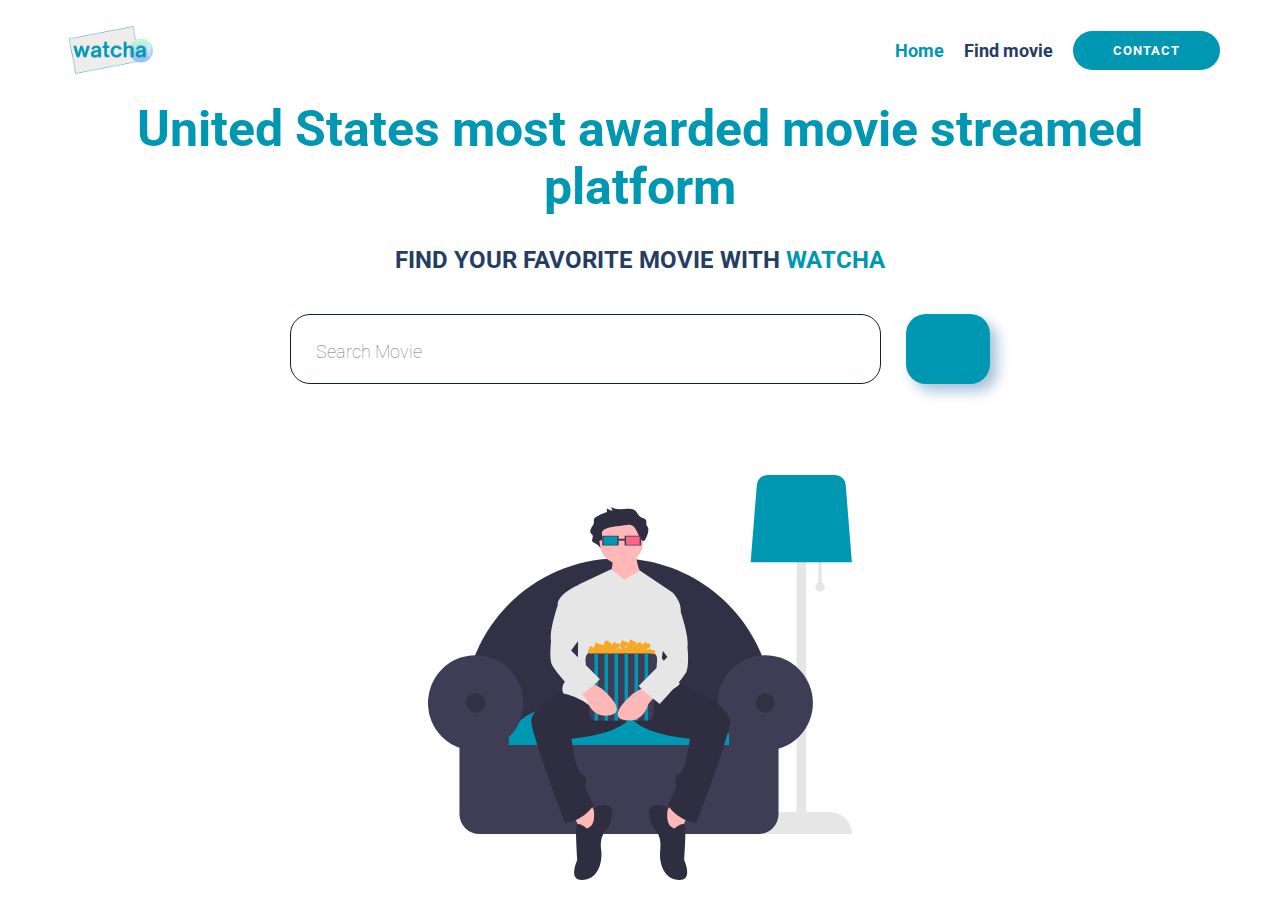
<file: index.html>
<!DOCTYPE html>
<html lang="en">
  <head>
    <meta charset="UTF-8" />
    <meta name="viewport" content="width=device-width, initial-scale=1.0" />
    <title>Document</title>
    <link rel="stylesheet" href="/style.css" />
    <script src="/app.js" defer></script>
    <link
      rel="stylesheet"
      href="https://cdnjs.cloudflare.com/ajax/libs/font-awesome/6.6.0/css/all.min.css"
      integrity="sha512-Kc323vGBEqzTmouAECnVceyQqyqdsSiqLQISBL29aUW4U/M7pSPA/gEUZQqv1cwx4OnYxTxve5UMg5GT6L4JJg=="
      crossorigin="anonymous"
      referrerpolicy="no-referrer"
    />
  </head>
  <body>
    <section>
      <div class="row">
        <nav>
          <img class="nav__logo" src="./assets/watcha lg. (1).png" alt="" />
          <div class="nav__links">
            <a class="nav__link link__hover-effect hover__turquoise" href="#"
              ><span class="turquoise">Home</span></a
            >
            <a class="nav__link link__hover-effect hover__black" href="./movie.html"
              >Find movie</a
            >
            <a class="nav__link nav__btn" href="#">Contact</a>
          </div>
        </nav>
      </div>
    </section>
    <header>
        <div class="row">
          <div class="header__info">
            <h1 class="header__description">
              United States most awarded movie streamed platform
            </h1>
            <h2 class="input__title">
              FIND YOUR FAVORITE MOVIE WITH
              <span class="turquoise">WATCHA</span>
            </h2>
            <div class="input__wrapper">
              <input type="text" placeholder="Search Movie" />
              <button class="btn__search">
                <i class="fa-solid fa-magnifying-glass"></i>
              </button>
            </div>
          </div>
          <img
            class="header__img"
            src="./assets/undraw_home_cinema_l7yl (1).svg"
            alt=""
          />
        </div>
    </header>
  </body>
</html>
</file>
<file: style.css>
@import url("https://fonts.googleapis.com/css2?family=Roboto:wght@300;400;500;700;900&display=swap");
* {
  padding: 0;
  margin: 0;
  box-sizing: border-box;
  font-family: "Roboto", serif;
  color: #243e63;
}

html {
  scroll-behavior: smooth;
}

body {
  max-width: 100vw;
  overflow-x: hidden;
}

.row {
  width: 100%;
  max-width: 1200px;
  margin: 0 auto;
}

.container {
  width: 100%;
  padding: 30px 0;
  display: flex;
  align-items: center;
  justify-content: center;
}

a {
  text-decoration: none;
}

.turquoise {
  color: #0097b2;
}

/*

LANDING

*/

nav {
  display: flex;
  justify-content: space-between;
  align-items: center;
  height: 100px;
  padding: 0 20px;
}

.nav__logo {
  width: 100px;
  height: 100px;
  border-radius: 50px;
}

.nav__links {
  display: flex;
  justify-content: space-between;
}

.nav__link {
  margin-left: 20px;
  font-size: 18px;
  font-weight: 700;
  display: flex;
  align-items: center;
}

.link__hover-effect {
  position: relative;
}

.link__hover-effect:after {
  content: "";
  position: absolute;
  bottom: 8px;
  height: 3px;
  right: 0;
  width: 0%;
  transition: all 300ms ease;
}

.hover__turquoise:after {
  background-color: #0097b2;
}

.hover__black:after {
  background-color: #243e63;
}

.link__hover-effect--white:after {
  background-color: white;
}

.link__hover-effect:hover:after {
  left: 0;
  width: 100%;
}

.nav__btn {
  border: 2px solid #0097b2;
  background-color: #0097b2;
  border-radius: 50px;
  color: white;
  padding: 12px 40px;
  border: none;
  transition: all 300ms ease;
  text-transform: uppercase;
  font-size: 13px;
  letter-spacing: 1px;
}

.nav__btn:hover {
  background-color: #539ba8;
}

header {
  padding: 0 20px;
  display: flex;
  align-items: center;
  justify-content: center;
}

.header__info {
  display: flex;
  flex-direction: column;
  align-items: center;
  justify-content: center;
  width: 100%;
  max-width: 1200px;
  position: relative;
}

.header__description {
  color: #0097b2;
  font-size: 50px;
  margin-bottom: 30px;
  text-align: center;
}

.input__title {
  margin-bottom: 40px;
}

.input__wrapper {
  display: flex;
  width: 100%;
  max-width: 700px;
}

input {
  height: 70px;
  width: 100%;
  border-radius: 20px;
  border: 1px solid #0a1f44;
  color: #0a1f44;
  padding-left: 25px;
  font-size: 25px;
}

::placeholder {
  font-weight: 100;
  font-size: 18px;
  display: flex;
}

.btn__search {
  width: 100px;
  border-radius: 20px;
  border: none;
  background-color: #0097b2;
  box-shadow: 7px 7px 14px rgba(22, 98, 157, 0.4);
  cursor: pointer;
  transition: all 300ms ease;
  margin-left: 25px;
}

.btn__search:hover {
  background-color: rgb(0, 255, 255);
}

.btn__search:active {
  transform: scale(0.8);
}

.fa-magnifying-glass {
  color: white;
  font-size: 40px;
}

.header__img {
  max-width: max-content;
  height: 45vh;
  position: absolute;
  left: 50%;
  bottom: 20px;
  transform: translateX(-50%);
}

/* 

MOVIES

*/

#landing__movies {
  position: relative;
  height: 40vh;
}

.overlay__img {
  position: absolute;
  opacity: calc(0.9);
  width: 100%;
  top: 0;
  left: 0;
  height: 40vh;
  z-index: -1;
}

.browse__title {
  color: white;
  font-size: 50px;
  margin-bottom: 30px;
  text-align: center;
  font-weight: 100;
  letter-spacing: 0.1em;
  line-height: 1.2;
}

.input__wrapper--browse {
  position: relative;
  display: flex;
  width: 100%;
  max-width: 700px;
}

.search__input {
  border-radius: 50px;
  border: none;
  font-weight: 100;
}

.icon {
  color: #0097b2;
}

.icon:hover {
  color: rgb(0, 255, 255);
}

.btn__search--browse {
  display: flex;
  align-items: center;
  position: absolute;
  right: 0px;
  bottom: 4px;
  top: 0;
  cursor: pointer;
  transition: all 300ms ease;
  cursor: pointer;
  margin: 0 20px 0 8px;
  border: none;
  background: none;
}

.movies {
  display: flex;
  flex-wrap: wrap;
  justify-content: center;
}

.movie {
  border: 1px solid #ccc;
  border-radius: 8px;
  padding: 8px;
  margin: 0 25px 25px;
  text-align: center;
  background-color: #f9f9f9;
}

.movie__img {
  width: 100%;
  height: auto;
  border-radius: 4px;
}

.movie__info {
  margin-top: 8px;
}

.nav__link--browse {
  margin-left: 20px;
  font-size: 18px;
  font-weight: 700;
  display: flex;
  align-items: center;
  color: white;
}

.nav__btn--browse {
  border: 2px solid white;
  background-color: white;
  border-radius: 50px;
  color: #0097b2;
  padding: 12px 40px;
  border: none;
  transition: all 300ms ease;
  text-transform: uppercase;
  font-size: 13px;
  letter-spacing: 1px;
}

.divider {
  background-color: rgb(0, 255, 255);
  height: 4px;
  width: 100%;
  position: absolute;
  left: 0;
  bottom: 0;
}

.search__movies {
  padding-top: 100px;
}

.hidden {
  display: none;
}

.fa-spinner {
  animation: rotate 550ms infinite; 
  color: #0097b2;
  font-size: 50px;
}

@keyframes rotate {
  0% {
    transform: matrix(0);
  }
  100% {
    transform: rotate(360deg);
  }
}
</file>
